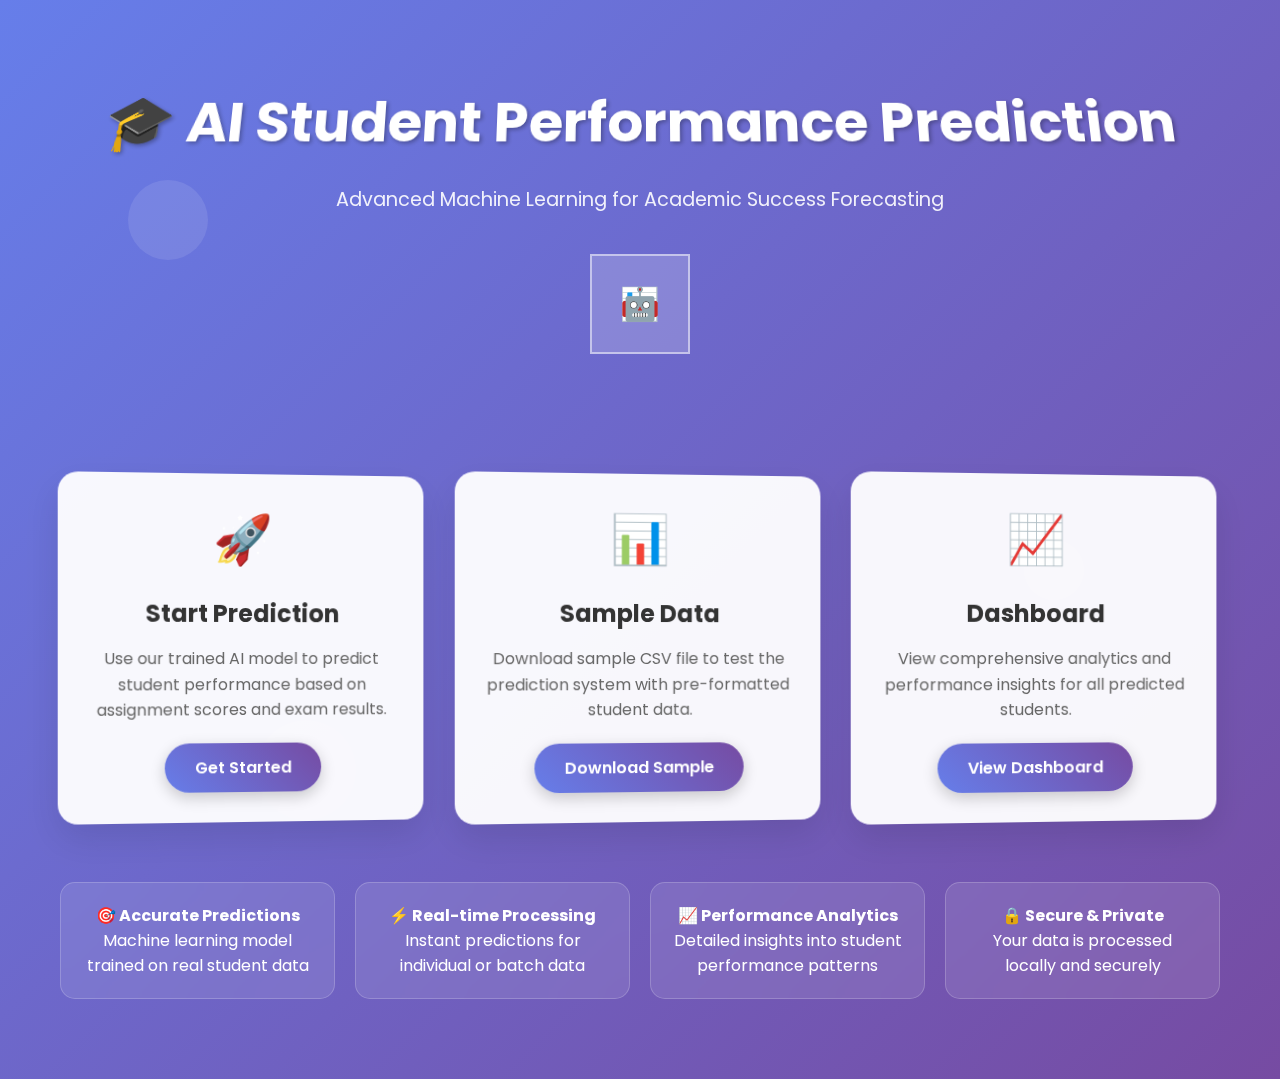
<file: index.html>
<!DOCTYPE html>
<html lang="en">
<head>
  <meta charset="UTF-8">
  <meta name="viewport" content="width=device-width, initial-scale=1.0">
  <title>AI Student Performance Prediction - Home</title>
  <link href="https://fonts.googleapis.com/css2?family=Poppins:wght@300;400;600;700&display=swap" rel="stylesheet">
  <style>
    * {
      margin: 0;
      padding: 0;
      box-sizing: border-box;
    }

    body {
      font-family: 'Poppins', sans-serif;
      background: linear-gradient(135deg, #667eea 0%, #764ba2 100%);
      min-height: 100vh;
      overflow-x: hidden;
    }

    .floating-shapes {
      position: fixed;
      top: 0;
      left: 0;
      width: 100%;
      height: 100%;
      pointer-events: none;
      z-index: 1;
    }

    .shape {
      position: absolute;
      background: rgba(255, 255, 255, 0.1);
      border-radius: 50%;
      animation: float 6s ease-in-out infinite;
    }

    .shape:nth-child(1) { width: 80px; height: 80px; top: 20%; left: 10%; animation-delay: 0s; }
    .shape:nth-child(2) { width: 60px; height: 60px; top: 60%; left: 80%; animation-delay: 2s; }
    .shape:nth-child(3) { width: 100px; height: 100px; top: 80%; left: 20%; animation-delay: 4s; }

    @keyframes float {
      0%, 100% { transform: translateY(0px) rotate(0deg); }
      50% { transform: translateY(-20px) rotate(180deg); }
    }

    .container {
      position: relative;
      z-index: 2;
      max-width: 1200px;
      margin: 0 auto;
      padding: 20px;
    }

    .header {
      text-align: center;
      padding: 60px 0;
      color: white;
    }

    .header h1 {
      font-size: 3.5rem;
      font-weight: 700;
      margin-bottom: 20px;
      text-shadow: 2px 2px 4px rgba(0,0,0,0.3);
      transform: perspective(1000px) rotateX(15deg);
    }

    .header p {
      font-size: 1.2rem;
      opacity: 0.9;
      margin-bottom: 40px;
    }

    .cards-container {
      display: grid;
      grid-template-columns: repeat(auto-fit, minmax(300px, 1fr));
      gap: 30px;
      margin: 40px 0;
    }

    .card {
      background: rgba(255, 255, 255, 0.95);
      border-radius: 20px;
      padding: 30px;
      text-align: center;
      box-shadow: 0 15px 35px rgba(0,0,0,0.1);
      transform: perspective(1000px) rotateY(5deg);
      transition: all 0.3s ease;
      position: relative;
      overflow: hidden;
    }

    .card::before {
      content: '';
      position: absolute;
      top: 0;
      left: -100%;
      width: 100%;
      height: 100%;
      background: linear-gradient(90deg, transparent, rgba(255,255,255,0.4), transparent);
      transition: left 0.5s;
    }

    .card:hover::before {
      left: 100%;
    }

    .card:hover {
      transform: perspective(1000px) rotateY(0deg) translateY(-10px);
      box-shadow: 0 25px 50px rgba(0,0,0,0.2);
    }

    .card-icon {
      font-size: 3rem;
      margin-bottom: 20px;
      display: block;
    }

    .card h3 {
      color: #333;
      margin-bottom: 15px;
      font-size: 1.5rem;
    }

    .card p {
      color: #666;
      line-height: 1.6;
      margin-bottom: 20px;
    }

    .btn {
      display: inline-block;
      padding: 12px 30px;
      background: linear-gradient(45deg, #667eea, #764ba2);
      color: white;
      text-decoration: none;
      border-radius: 25px;
      font-weight: 600;
      transition: all 0.3s ease;
      box-shadow: 0 5px 15px rgba(0,0,0,0.2);
    }

    .btn:hover {
      transform: translateY(-2px);
      box-shadow: 0 8px 25px rgba(0,0,0,0.3);
    }

    .features {
      display: grid;
      grid-template-columns: repeat(auto-fit, minmax(250px, 1fr));
      gap: 20px;
      margin: 60px 0;
    }

    .feature {
      background: rgba(255, 255, 255, 0.1);
      padding: 20px;
      border-radius: 15px;
      color: white;
      text-align: center;
      backdrop-filter: blur(10px);
      border: 1px solid rgba(255, 255, 255, 0.2);
    }

    .cube {
      width: 100px;
      height: 100px;
      margin: 20px auto;
      position: relative;
      transform-style: preserve-3d;
      animation: rotate 10s infinite linear;
    }

    .cube-face {
      position: absolute;
      width: 100px;
      height: 100px;
      background: rgba(255, 255, 255, 0.1);
      border: 2px solid rgba(255, 255, 255, 0.3);
      display: flex;
      align-items: center;
      justify-content: center;
      font-size: 2rem;
    }

    .cube-face.front { transform: rotateY(0deg) translateZ(50px); }
    .cube-face.back { transform: rotateY(180deg) translateZ(50px); }
    .cube-face.right { transform: rotateY(90deg) translateZ(50px); }
    .cube-face.left { transform: rotateY(-90deg) translateZ(50px); }
    .cube-face.top { transform: rotateX(90deg) translateZ(50px); }
    .cube-face.bottom { transform: rotateX(-90deg) translateZ(50px); }

    @keyframes rotate {
      0% { transform: rotateX(0deg) rotateY(0deg); }
      100% { transform: rotateX(360deg) rotateY(360deg); }
    }

    @media (max-width: 768px) {
      .header h1 { font-size: 2.5rem; }
      .cards-container { grid-template-columns: 1fr; }
    }
  </style>
</head>
<body>
  <div class="floating-shapes">
    <div class="shape"></div>
    <div class="shape"></div>
    <div class="shape"></div>
  </div>

  <div class="container">
    <div class="header">
      <h1>🎓 AI Student Performance Prediction</h1>
      <p>Advanced Machine Learning for Academic Success Forecasting</p>
      
      <div class="cube">
        <div class="cube-face front">🤖</div>
        <div class="cube-face back">📊</div>
        <div class="cube-face right">🎯</div>
        <div class="cube-face left">📈</div>
        <div class="cube-face top">🧠</div>
        <div class="cube-face bottom">⚡</div>
      </div>
    </div>

    <div class="cards-container">
      <div class="card">
        <span class="card-icon">🚀</span>
        <h3>Start Prediction</h3>
        <p>Use our trained AI model to predict student performance based on assignment scores and exam results.</p>
        <a href="/predict" class="btn">Get Started</a>
      </div>

      <div class="card">
        <span class="card-icon">📊</span>
        <h3>Sample Data</h3>
        <p>Download sample CSV file to test the prediction system with pre-formatted student data.</p>
        <a href="/sample" class="btn">Download Sample</a>
      </div>

      <div class="card">
        <span class="card-icon">📈</span>
        <h3>Dashboard</h3>
        <p>View comprehensive analytics and performance insights for all predicted students.</p>
        <a href="/dashboard" class="btn">View Dashboard</a>
      </div>
    </div>

    <div class="features">
      <div class="feature">
        <h4>🎯 Accurate Predictions</h4>
        <p>Machine learning model trained on real student data</p>
      </div>
      <div class="feature">
        <h4>⚡ Real-time Processing</h4>
        <p>Instant predictions for individual or batch data</p>
      </div>
      <div class="feature">
        <h4>📈 Performance Analytics</h4>
        <p>Detailed insights into student performance patterns</p>
      </div>
      <div class="feature">
        <h4>🔒 Secure & Private</h4>
        <p>Your data is processed locally and securely</p>
      </div>
    </div>
  </div>
</body>
</html>
</file>
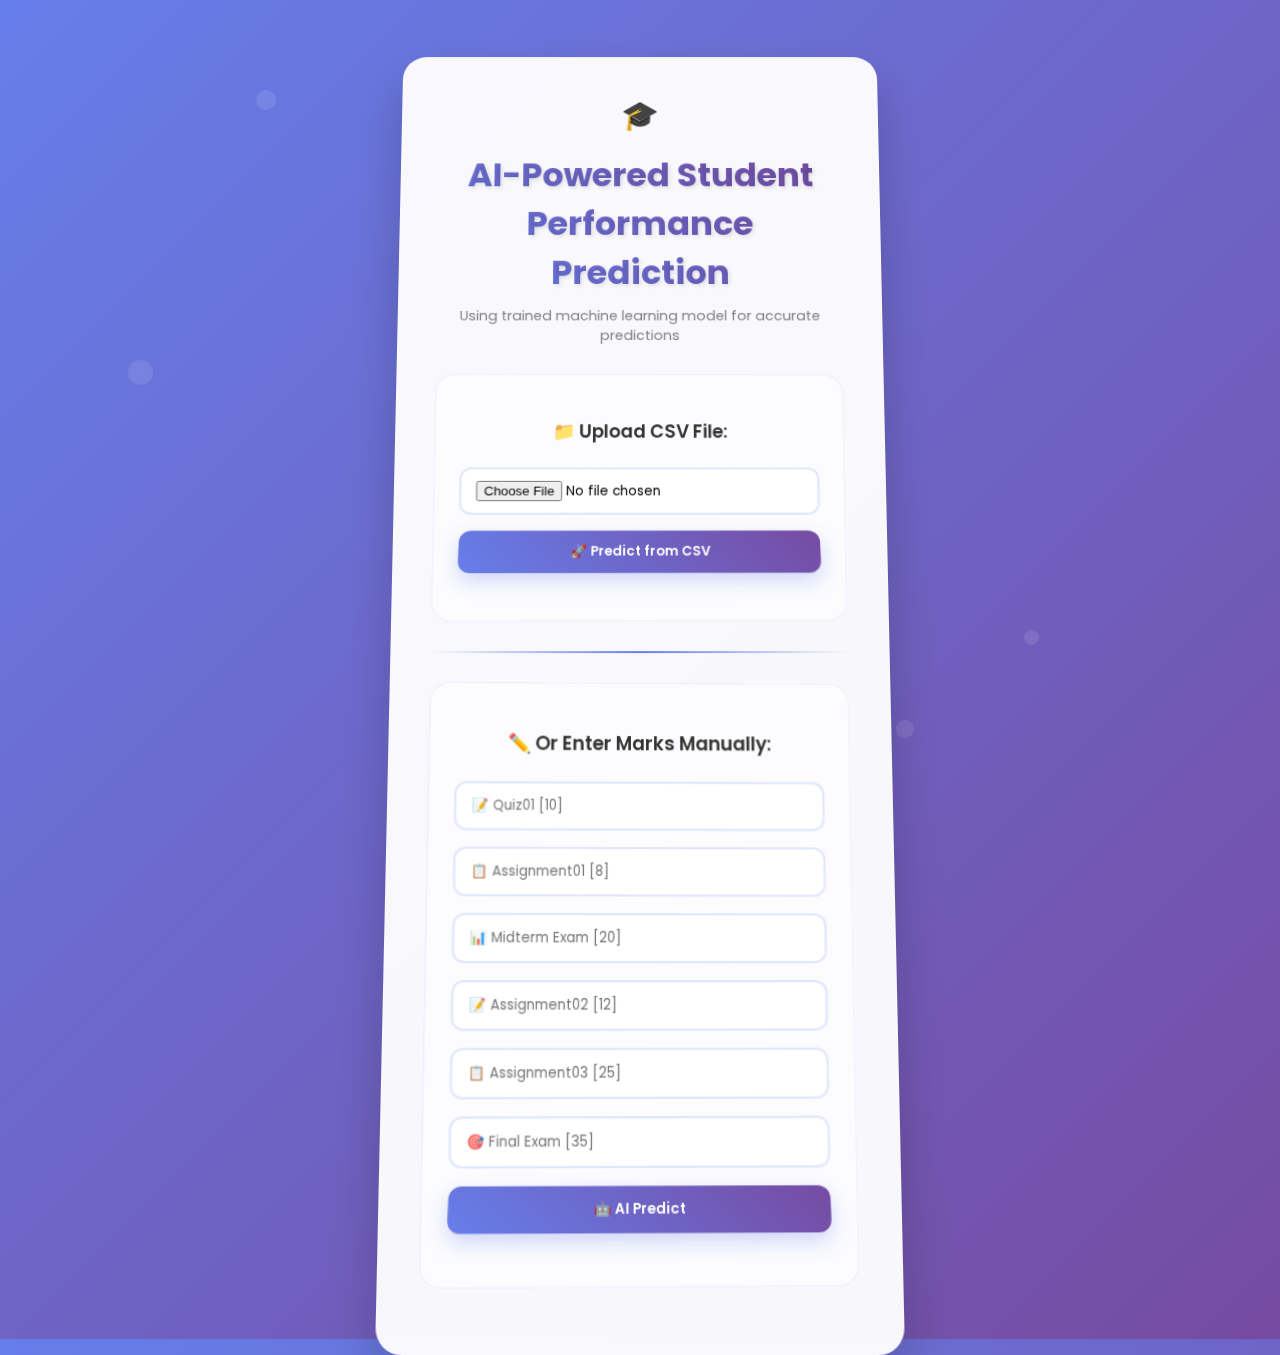
<file: predict.html>
<!DOCTYPE html>
<html lang="en">
<head>
  <meta charset="UTF-8">
  <meta name="viewport" content="width=device-width, initial-scale=1.0">
  <title>AI-Powered Student Performance Prediction</title>
  <link href="https://fonts.googleapis.com/css2?family=Poppins:wght@300;400;600;700&display=swap" rel="stylesheet">
  <style>
    * {
      margin: 0;
      padding: 0;
      box-sizing: border-box;
    }

    body {
      font-family: 'Poppins', sans-serif;
      background: linear-gradient(135deg, #667eea 0%, #764ba2 100%);
      min-height: 100vh;
      display: flex;
      justify-content: center;
      align-items: center;
      padding: 20px;
      position: relative;
      overflow-x: hidden;
    }

    .floating-particles {
      position: fixed;
      top: 0;
      left: 0;
      width: 100%;
      height: 100%;
      pointer-events: none;
      z-index: 1;
    }

    .particle {
      position: absolute;
      background: rgba(255, 255, 255, 0.1);
      border-radius: 50%;
      animation: float 8s ease-in-out infinite;
    }

    .particle:nth-child(1) { width: 20px; height: 20px; top: 10%; left: 20%; animation-delay: 0s; }
    .particle:nth-child(2) { width: 15px; height: 15px; top: 70%; left: 80%; animation-delay: 2s; }
    .particle:nth-child(3) { width: 25px; height: 25px; top: 40%; left: 10%; animation-delay: 4s; }
    .particle:nth-child(4) { width: 18px; height: 18px; top: 80%; left: 70%; animation-delay: 6s; }

    @keyframes float {
      0%, 100% { transform: translateY(0px) rotate(0deg); opacity: 0.7; }
      50% { transform: translateY(-30px) rotate(180deg); opacity: 1; }
    }

    .container {
      background: rgba(255, 255, 255, 0.95);
      padding: 40px;
      border-radius: 25px;
      box-shadow: 0 25px 50px rgba(0,0,0,0.2);
      width: 100%;
      max-width: 500px;
      text-align: center;
      position: relative;
      z-index: 2;
      backdrop-filter: blur(10px);
      border: 1px solid rgba(255, 255, 255, 0.3);
      transform: perspective(1000px) rotateX(5deg);
      transition: all 0.3s ease;
    }

    .container:hover {
      transform: perspective(1000px) rotateX(0deg) translateY(-5px);
      box-shadow: 0 35px 70px rgba(0,0,0,0.3);
    }

    h1 {
      background: linear-gradient(45deg, #667eea, #764ba2);
      -webkit-background-clip: text;
      -webkit-text-fill-color: transparent;
      background-clip: text;
      margin-bottom: 10px;
      font-size: 2.2rem;
      font-weight: 700;
      text-shadow: 2px 2px 4px rgba(0,0,0,0.1);
    }

    .subtitle {
      color: #666;
      margin-bottom: 30px;
      font-size: 0.9rem;
      opacity: 0.8;
    }

    h3 {
      color: #333;
      margin: 20px 0 15px 0;
      font-weight: 600;
    }

    form {
      margin: 15px 0;
    }

    input, button {
      margin: 8px 0;
      padding: 12px 15px;
      width: 100%;
      border: 2px solid rgba(102, 126, 234, 0.2);
      border-radius: 12px;
      font-family: inherit;
      transition: all 0.3s ease;
      background: rgba(255, 255, 255, 0.8);
    }

    input:focus {
      outline: none;
      border-color: #667eea;
      box-shadow: 0 0 20px rgba(102, 126, 234, 0.2);
      transform: translateY(-2px);
    }

    button {
      background: linear-gradient(45deg, #667eea, #764ba2);
      color: white;
      cursor: pointer;
      font-weight: 600;
      border: none;
      box-shadow: 0 8px 20px rgba(102, 126, 234, 0.3);
      transform: perspective(1000px) rotateX(10deg);
    }

    button:hover {
      transform: perspective(1000px) rotateX(0deg) translateY(-3px);
      box-shadow: 0 12px 30px rgba(102, 126, 234, 0.4);
    }

    button:active {
      transform: perspective(1000px) rotateX(5deg) translateY(-1px);
    }

    .error {
      color: #e74c3c;
      background: linear-gradient(135deg, #fdf2f2, #fce4e4);
      padding: 15px;
      border-radius: 12px;
      margin: 15px 0;
      box-shadow: 0 8px 25px rgba(231, 76, 60, 0.2);
      border-left: 5px solid #e74c3c;
      transform: perspective(1000px) rotateY(-2deg);
    }

    .result {
      color: #27ae60;
      background: linear-gradient(135deg, #f0f9f0, #e8f5e8);
      padding: 20px;
      border-radius: 15px;
      font-weight: bold;
      margin: 20px 0;
      box-shadow: 0 8px 25px rgba(39, 174, 96, 0.2);
      border-left: 5px solid #27ae60;
      transform: perspective(1000px) rotateY(2deg);
    }

    .table-container {
      margin-top: 15px;
      max-height: 300px;
      overflow-y: auto;
      border: 1px solid #ddd;
      border-radius: 12px;
      box-shadow: 0 8px 25px rgba(0,0,0,0.1);
    }

    hr {
      border: none;
      height: 2px;
      background: linear-gradient(90deg, transparent, #667eea, transparent);
      margin: 30px 0;
      border-radius: 2px;
    }

    .form-section {
      background: rgba(255, 255, 255, 0.5);
      padding: 25px;
      border-radius: 20px;
      margin: 20px 0;
      border: 1px solid rgba(102, 126, 234, 0.1);
      transform: perspective(1000px) rotateY(1deg);
      transition: all 0.3s ease;
    }

    .form-section:hover {
      transform: perspective(1000px) rotateY(0deg);
      background: rgba(255, 255, 255, 0.7);
    }

    .icon-3d {
      font-size: 2rem;
      margin-bottom: 15px;
      display: inline-block;
      animation: bounce 2s infinite;
    }

    @keyframes bounce {
      0%, 20%, 50%, 80%, 100% { transform: translateY(0); }
      40% { transform: translateY(-10px); }
      60% { transform: translateY(-5px); }
    }

    .hidden {
      display: none;
    }
  </style>
</head>
<body>
  <div class="floating-particles">
    <div class="particle"></div>
    <div class="particle"></div>
    <div class="particle"></div>
    <div class="particle"></div>
  </div>

  <div class="container">
    <div class="icon-3d">🎓</div>
    <h1>AI-Powered Student Performance Prediction</h1>
    <p class="subtitle">Using trained machine learning model for accurate predictions</p>

    <div id="error" class="error hidden"></div>
    <div id="result" class="result hidden"></div>
    <div id="tableContainer" class="table-container hidden"></div>

    <div class="form-section">
      <form id="csvForm">
        <h3>📁 Upload CSV File:</h3>
        <input type="file" id="csvFile" accept=".csv">
        <button type="submit">🚀 Predict from CSV</button>
      </form>
    </div>

    <hr>

    <div class="form-section">
      <h3>✏️ Or Enter Marks Manually:</h3>
      <form id="manualForm">
        <input type="number" step="any" id="quiz1" placeholder="📝 Quiz01 [10]" required>
        <input type="number" step="any" id="assign1" placeholder="📋 Assignment01 [8]" required>
        <input type="number" step="any" id="midterm" placeholder="📊 Midterm Exam [20]" required>
        <input type="number" step="any" id="assign2" placeholder="📝 Assignment02 [12]" required>
        <input type="number" step="any" id="assign3" placeholder="📋 Assignment03 [25]" required>
        <input type="number" step="any" id="final" placeholder="🎯 Final Exam [35]" required>
        <button type="submit">🤖 AI Predict</button>
      </form>
    </div>
  </div>

  <script>
    function showError(message) {
      const errorDiv = document.getElementById('error');
      errorDiv.textContent = message;
      errorDiv.classList.remove('hidden');
      document.getElementById('result').classList.add('hidden');
    }

    function showResult(message) {
      const resultDiv = document.getElementById('result');
      resultDiv.innerHTML = message;
      resultDiv.classList.remove('hidden');
      document.getElementById('error').classList.add('hidden');
    }

    async function predictWithModel(quiz1, assign1, midterm, assign2, assign3, final) {
      try {
        const response = await fetch('/predict', {
          method: 'POST',
          headers: {
            'Content-Type': 'application/json',
          },
          body: JSON.stringify({
            quiz1, assign1, midterm, assign2, assign3, final
          })
        });
        
        const data = await response.json();
        if (response.ok) {
          return data;
        } else {
          throw new Error(data.error || 'Prediction failed');
        }
      } catch (error) {
        throw new Error('Failed to connect to prediction service: ' + error.message);
      }
    }

    async function predictCSVWithModel(csvData) {
      try {
        const response = await fetch('/predict_csv', {
          method: 'POST',
          headers: {
            'Content-Type': 'application/json',
          },
          body: JSON.stringify({ csv_data: csvData })
        });
        
        const data = await response.json();
        if (response.ok) {
          return data;
        } else {
          throw new Error(data.error || 'CSV prediction failed');
        }
      } catch (error) {
        throw new Error('Failed to connect to prediction service: ' + error.message);
      }
    }

    document.getElementById('manualForm').addEventListener('submit', async function(e) {
      e.preventDefault();
      
      const quiz1 = parseFloat(document.getElementById('quiz1').value);
      const assign1 = parseFloat(document.getElementById('assign1').value);
      const midterm = parseFloat(document.getElementById('midterm').value);
      const assign2 = parseFloat(document.getElementById('assign2').value);
      const assign3 = parseFloat(document.getElementById('assign3').value);
      const final = parseFloat(document.getElementById('final').value);

      if (quiz1 > 10 || assign1 > 8 || midterm > 20 || assign2 > 12 || assign3 > 25 || final > 35) {
        showError('Please enter marks within the specified limits.');
        return;
      }

      try {
        showResult('Predicting... Please wait.');
        const result = await predictWithModel(quiz1, assign1, midterm, assign2, assign3, final);
        
        // Store data for dashboard
        const studentData = {
          quiz1, assign1, midterm, assign2, assign3, final,
          total: result.total,
          percentage: result.percentage,
          prediction: result.prediction,
          timestamp: new Date().toISOString()
        };
        
        let studentsData = JSON.parse(localStorage.getItem('studentsData') || '[]');
        studentsData.push(studentData);
        localStorage.setItem('studentsData', JSON.stringify(studentsData));
        
        showResult(`🤖 AI Prediction: ${result.prediction} | Total: ${result.total}/110 (${result.percentage}%) | <a href="/dashboard" style="color: #667eea;">View Dashboard</a>`);
      } catch (error) {
        showError(error.message);
      }
    });

    document.getElementById('csvForm').addEventListener('submit', function(e) {
      e.preventDefault();
      
      const fileInput = document.getElementById('csvFile');
      if (!fileInput.files[0]) {
        showError('Please select a CSV file.');
        return;
      }

      const file = fileInput.files[0];
      const reader = new FileReader();
      
      reader.onload = async function(e) {
        try {
          const csv = e.target.result;
          showResult('Processing CSV with AI model... Please wait.');
          
          const data = await predictCSVWithModel(csv);
          
          let tableHTML = '<table style="width:100%; border-collapse: collapse;"><tr>';
          data.headers.forEach(header => {
            tableHTML += `<th style="border: 1px solid #ddd; padding: 8px; background: #f5f5f5;">${header}</th>`;
          });
          tableHTML += '<th style="border: 1px solid #ddd; padding: 8px; background: #f5f5f5;">🤖 AI Prediction</th></tr>';

          // Store CSV data for dashboard
          let studentsData = JSON.parse(localStorage.getItem('studentsData') || '[]');
          
          data.results.forEach(result => {
            tableHTML += '<tr>';
            result.original_data.forEach(value => {
              tableHTML += `<td style="border: 1px solid #ddd; padding: 8px;">${value}</td>`;
            });
            tableHTML += `<td style="border: 1px solid #ddd; padding: 8px; font-weight: bold; color: #1b6ca8;">${result.prediction} (${result.percentage}%)</td></tr>`;
            
            // Store each student's data
            studentsData.push({
              quiz1: result.original_data[0],
              assign1: result.original_data[1],
              midterm: result.original_data[2],
              assign2: result.original_data[3],
              assign3: result.original_data[4],
              final: result.original_data[5],
              total: result.total,
              percentage: result.percentage,
              prediction: result.prediction,
              timestamp: new Date().toISOString()
            });
          });
          
          localStorage.setItem('studentsData', JSON.stringify(studentsData));
          tableHTML += '</table>';

          document.getElementById('tableContainer').innerHTML = tableHTML;
          document.getElementById('tableContainer').classList.remove('hidden');
          showResult(`🤖 AI predictions completed! Processed ${data.results.length} students. | <a href="/dashboard" style="color: #667eea;">View Dashboard</a>`);
        } catch (error) {
          showError(error.message);
        }
      };
      
      reader.readAsText(file);
    });
  </script>
</body>
</html>
</file>
